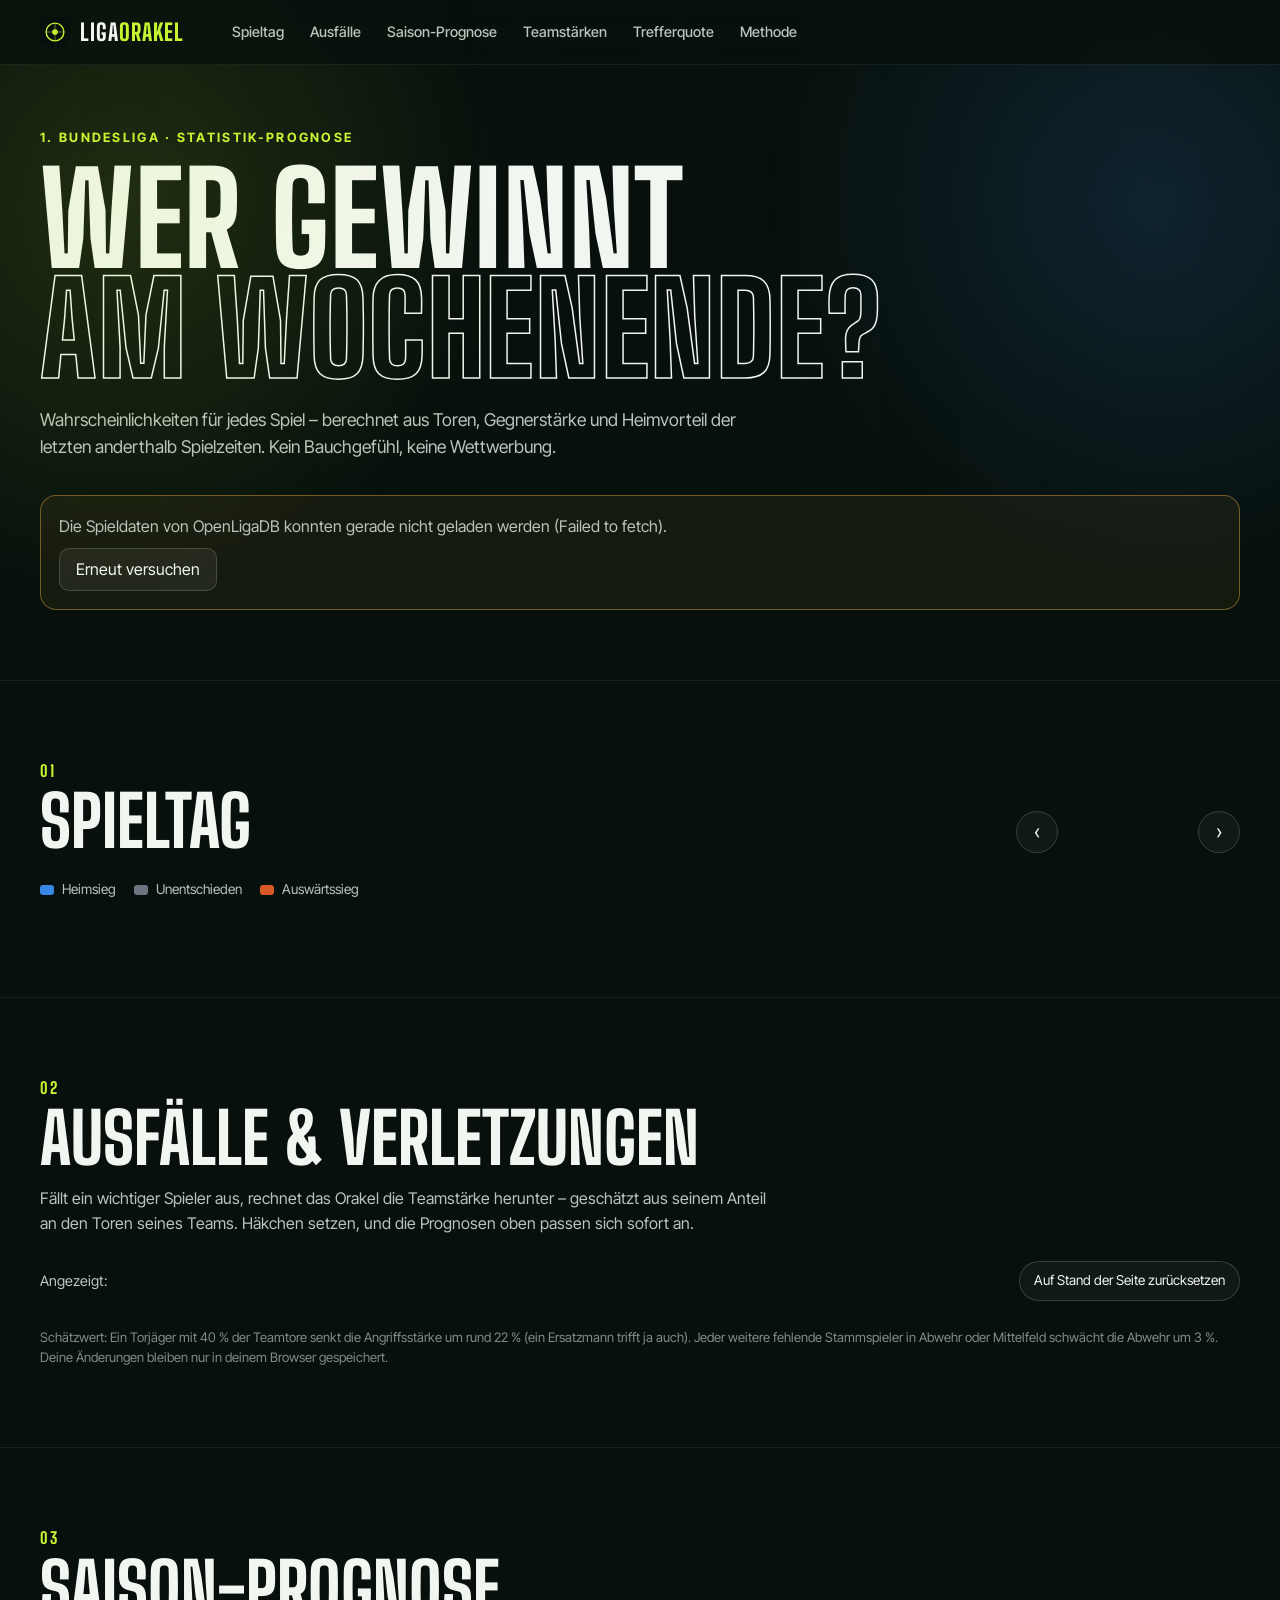
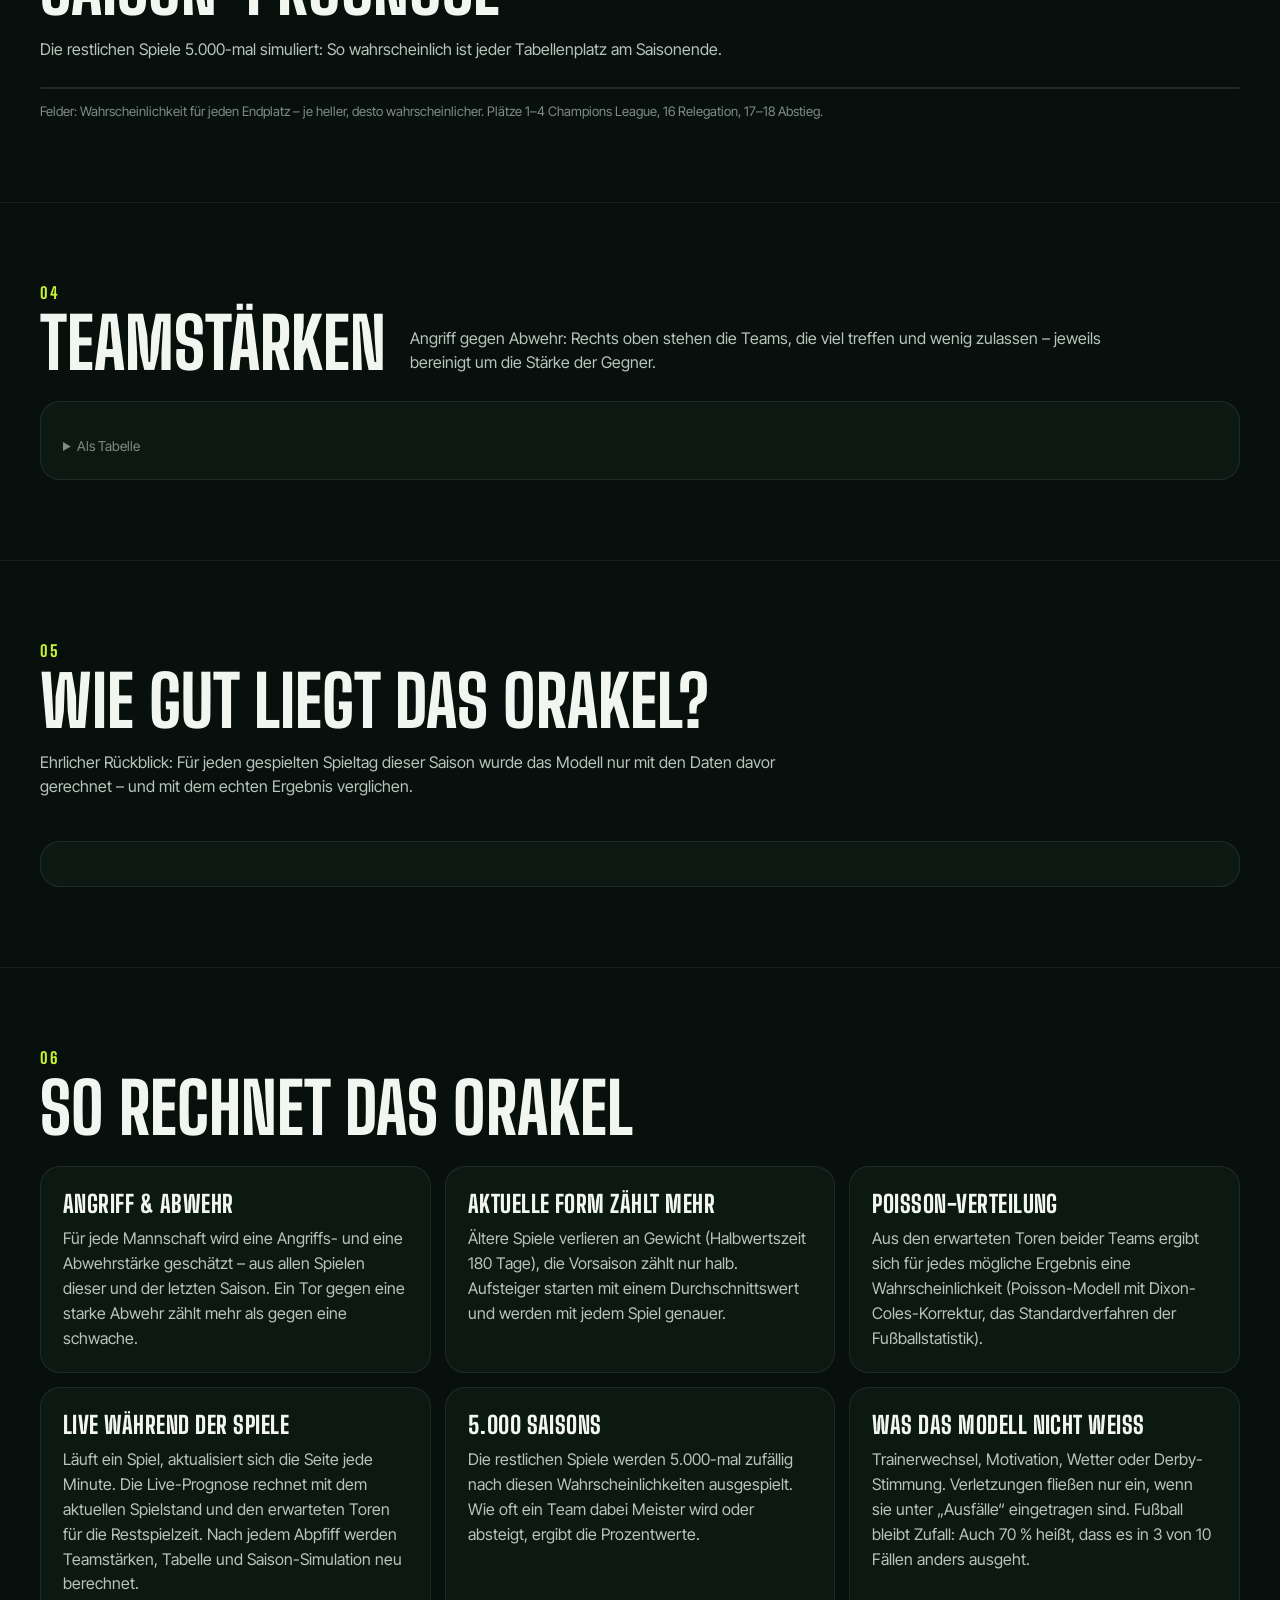
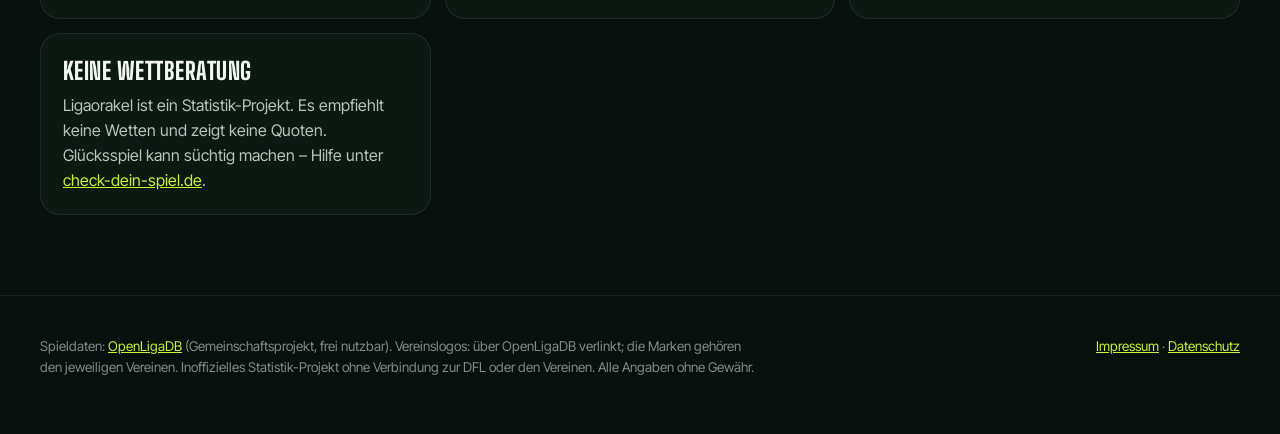
<file: index.html>
<!doctype html>
<html lang="de">
<head>
<meta charset="utf-8">
<meta name="viewport" content="width=device-width, initial-scale=1, viewport-fit=cover">
<title>Ligaorakel – Bundesliga-Prognosen aus Statistik</title>
<meta name="description" content="Wie geht der nächste Bundesliga-Spieltag aus? Ligaorakel berechnet Sieg-, Remis- und Niederlage-Wahrscheinlichkeiten, das wahrscheinlichste Ergebnis und simuliert die restliche Saison 5.000-mal – mit offengelegter Trefferquote.">
<meta name="theme-color" content="#07100c">
<meta name="color-scheme" content="dark">
<link rel="icon" href="assets/symbol.svg" type="image/svg+xml">
<link rel="manifest" href="manifest.webmanifest">
<link rel="preload" href="assets/fonts/big-shoulders-800.woff2" as="font" type="font/woff2" crossorigin>
<link rel="preload" href="assets/fonts/inter-tight-latin.woff2" as="font" type="font/woff2" crossorigin>
<link rel="stylesheet" href="assets/style.css">
</head>
<body>
<header class="leiste">
  <div class="rahmen leiste-innen">
    <a class="marke" href="./"><img src="assets/symbol.svg" alt="" width="30" height="30"><span>LIGA<b>ORAKEL</b></span></a>
    <span class="live-anzeige" id="live-anzeige" hidden></span>
    <nav class="hauptnav" aria-label="Bereiche"><a href="#spieltag">Spieltag</a><a href="#ausfaelle">Ausfälle</a><a href="#tabelle">Saison-Prognose</a><a href="#staerken">Teamstärken</a><a href="#bilanz">Trefferquote</a><a href="#methode">Methode</a></nav>
  </div>
</header>

<main>
  <section class="held">
    <div class="flutlicht" aria-hidden="true"><span></span><span></span></div>
    <div class="rahmen">
      <p class="eyebrow" id="held-saison">1. Bundesliga · Statistik-Prognose</p>
      <h1 id="held-titel">Wer gewinnt <span>am Wochenende?</span></h1>
      <p class="held-text" id="held-text">Wahrscheinlichkeiten für jedes Spiel – berechnet aus Toren, Gegnerstärke und Heimvorteil der letzten anderthalb Spielzeiten. Kein Bauchgefühl, keine Wettwerbung.</p>
      <div class="held-karte" id="held-karte"><div class="laedt"><span class="kreisel"></span>Daten werden geladen …</div></div>
    </div>
  </section>

  <section id="spieltag" class="abschnitt">
    <div class="rahmen">
      <div class="kopf"><p class="nummer">01</p><h2 id="spieltag-titel">Spieltag</h2>
        <div class="st-wahl"><button type="button" class="rund" id="st-zurueck" aria-label="Vorheriger Spieltag">‹</button><span id="st-name"></span><button type="button" class="rund" id="st-vor" aria-label="Nächster Spieltag">›</button></div>
      </div>
      <ul class="legende"><li><i class="f-heim"></i>Heimsieg</li><li><i class="f-remis"></i>Unentschieden</li><li><i class="f-gast"></i>Auswärtssieg</li></ul>
      <div class="spiele" id="spiele"></div>
    </div>
  </section>

  <section id="ausfaelle" class="abschnitt">
    <div class="rahmen">
      <div class="kopf"><p class="nummer">02</p><h2>Ausfälle & Verletzungen</h2><p class="unter">Fällt ein wichtiger Spieler aus, rechnet das Orakel die Teamstärke herunter – geschätzt aus seinem Anteil an den Toren seines Teams. Häkchen setzen, und die Prognosen oben passen sich sofort an.</p></div>
      <div class="ausfall-kopf"><span>Angezeigt: <b id="ausfall-quelle"></b></span><button type="button" class="rund-text" id="ausfall-zurueck">Auf Stand der Seite zurücksetzen</button></div>
      <div class="ausfall-raster" id="ausfall-raster"></div>
      <p class="hinweis">Schätzwert: Ein Torjäger mit 40 % der Teamtore senkt die Angriffsstärke um rund 22 % (ein Ersatzmann trifft ja auch). Jeder weitere fehlende Stammspieler in Abwehr oder Mittelfeld schwächt die Abwehr um 3 %. Deine Änderungen bleiben nur in deinem Browser gespeichert.</p>
    </div>
  </section>

  <section id="tabelle" class="abschnitt">
    <div class="rahmen">
      <div class="kopf"><p class="nummer">03</p><h2>Saison-Prognose</h2><p class="unter" id="tabelle-text">Die restlichen Spiele 5.000-mal simuliert: So wahrscheinlich ist jeder Tabellenplatz am Saisonende.</p></div>
      <div class="glas tabelle-wrap"><div id="prognose-tabelle" class="tabelle-scroll"></div></div>
      <p class="hinweis">Felder: Wahrscheinlichkeit für jeden Endplatz – je heller, desto wahrscheinlicher. Plätze 1–4 Champions League, 16 Relegation, 17–18 Abstieg.</p>
    </div>
  </section>

  <section id="staerken" class="abschnitt">
    <div class="rahmen">
      <div class="kopf"><p class="nummer">04</p><h2>Teamstärken</h2><p class="unter">Angriff gegen Abwehr: Rechts oben stehen die Teams, die viel treffen und wenig zulassen – jeweils bereinigt um die Stärke der Gegner.</p></div>
      <div class="glas"><div class="diagramm" id="staerken-diagramm"></div>
        <details class="tabelle-auf"><summary>Als Tabelle</summary><div id="staerken-tabelle" class="tabelle-scroll"></div></details></div>
    </div>
  </section>

  <section id="bilanz" class="abschnitt">
    <div class="rahmen">
      <div class="kopf"><p class="nummer">05</p><h2>Wie gut liegt das Orakel?</h2><p class="unter">Ehrlicher Rückblick: Für jeden gespielten Spieltag dieser Saison wurde das Modell nur mit den Daten davor gerechnet – und mit dem echten Ergebnis verglichen.</p></div>
      <ul class="bilanz-zahlen" id="bilanz-zahlen"></ul>
      <div class="glas"><div class="diagramm" id="bilanz-diagramm"></div></div>
    </div>
  </section>

  <section id="methode" class="abschnitt">
    <div class="rahmen">
      <div class="kopf"><p class="nummer">06</p><h2>So rechnet das Orakel</h2></div>
      <div class="methode">
        <article><h3>Angriff & Abwehr</h3><p>Für jede Mannschaft wird eine Angriffs- und eine Abwehrstärke geschätzt – aus allen Spielen dieser und der letzten Saison. Ein Tor gegen eine starke Abwehr zählt mehr als gegen eine schwache.</p></article>
        <article><h3>Aktuelle Form zählt mehr</h3><p>Ältere Spiele verlieren an Gewicht (Halbwertszeit 180 Tage), die Vorsaison zählt nur halb. Aufsteiger starten mit einem Durchschnittswert und werden mit jedem Spiel genauer.</p></article>
        <article><h3>Poisson-Verteilung</h3><p>Aus den erwarteten Toren beider Teams ergibt sich für jedes mögliche Ergebnis eine Wahrscheinlichkeit (Poisson-Modell mit Dixon-Coles-Korrektur, das Standardverfahren der Fußballstatistik).</p></article>
        <article><h3>Live während der Spiele</h3><p>Läuft ein Spiel, aktualisiert sich die Seite jede Minute. Die Live-Prognose rechnet mit dem aktuellen Spielstand und den erwarteten Toren für die Restspielzeit. Nach jedem Abpfiff werden Teamstärken, Tabelle und Saison-Simulation neu berechnet.</p></article>
        <article><h3>5.000 Saisons</h3><p>Die restlichen Spiele werden 5.000-mal zufällig nach diesen Wahrscheinlichkeiten ausgespielt. Wie oft ein Team dabei Meister wird oder absteigt, ergibt die Prozentwerte.</p></article>
        <article><h3>Was das Modell nicht weiß</h3><p>Trainerwechsel, Motivation, Wetter oder Derby-Stimmung. Verletzungen fließen nur ein, wenn sie unter „Ausfälle“ eingetragen sind. Fußball bleibt Zufall: Auch 70 % heißt, dass es in 3 von 10 Fällen anders ausgeht.</p></article>
        <article><h3>Keine Wettberatung</h3><p>Ligaorakel ist ein Statistik-Projekt. Es empfiehlt keine Wetten und zeigt keine Quoten. Glücksspiel kann süchtig machen – Hilfe unter <a href="https://www.check-dein-spiel.de" target="_blank" rel="noopener">check-dein-spiel.de</a>.</p></article>
      </div>
    </div>
  </section>
</main>

<footer class="fuss">
  <div class="rahmen fuss-raster">
    <div><p>Spieldaten: <a href="https://www.openligadb.de" target="_blank" rel="noopener">OpenLigaDB</a> (Gemeinschaftsprojekt, frei nutzbar). Vereinslogos: über OpenLigaDB verlinkt; die Marken gehören den jeweiligen Vereinen. Inoffizielles Statistik-Projekt ohne Verbindung zur DFL oder den Vereinen. Alle Angaben ohne Gewähr. <span id="stand"></span></p></div>
    <p class="fuss-links"><a href="impressum.html">Impressum</a> · <a href="datenschutz.html">Datenschutz</a></p>
  </div>
</footer>
<script type="module" src="assets/app.js"></script>
</body>
</html>
</file>
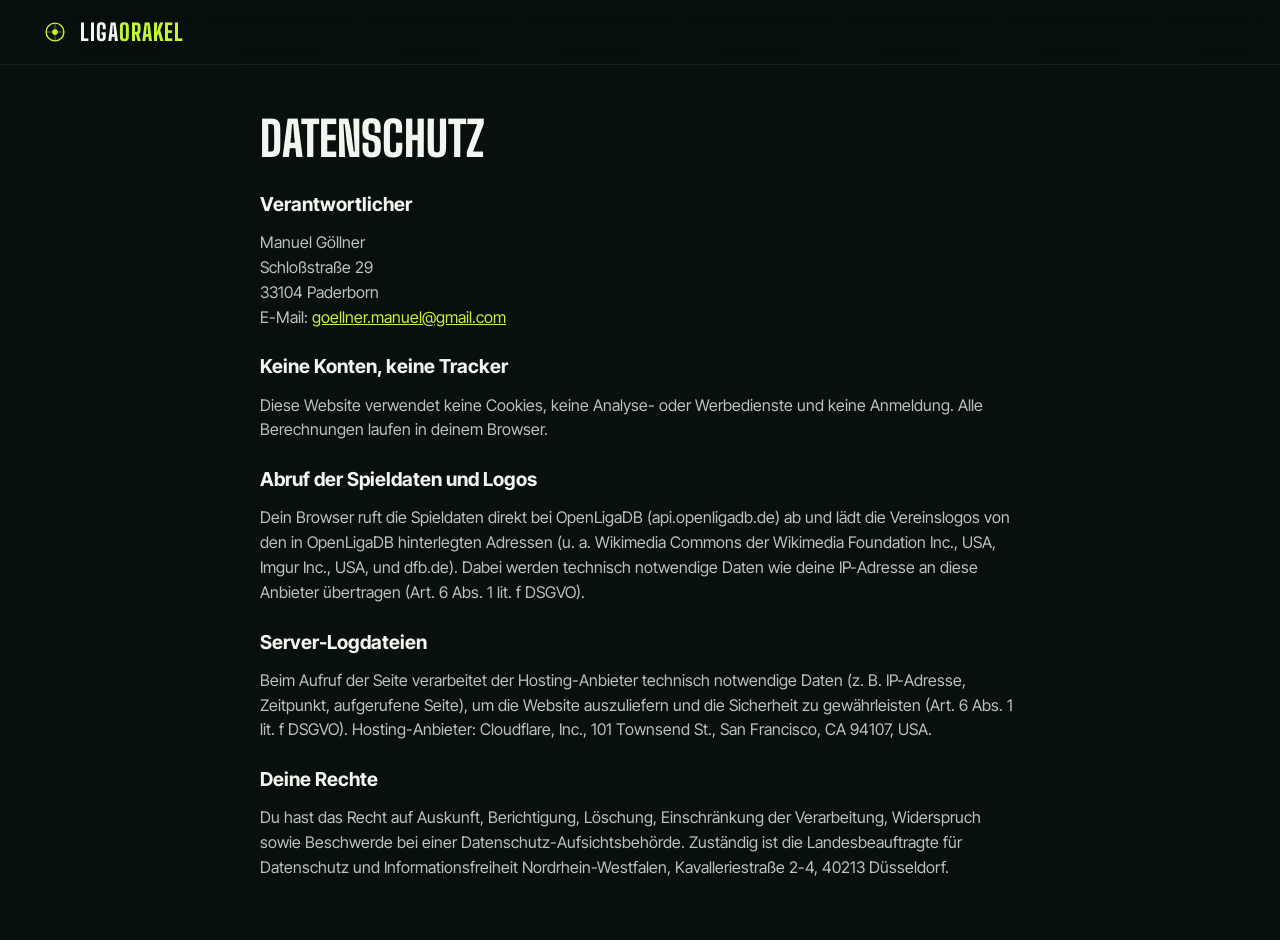
<file: datenschutz.html>
<!doctype html>
<html lang="de"><head><meta charset="utf-8"><meta name="viewport" content="width=device-width, initial-scale=1"><meta name="robots" content="noindex"><meta name="color-scheme" content="dark">
<link rel="icon" href="assets/symbol.svg" type="image/svg+xml"><link rel="stylesheet" href="assets/style.css"><title>Datenschutz – Ligaorakel</title></head><body><header class="leiste"><div class="rahmen leiste-innen"><a class="marke" href="./"><img src="assets/symbol.svg" alt="" width="30" height="30"><span>LIGA<b>ORAKEL</b></span></a></div></header>
<main><div class="text-seite"><h1>Datenschutz</h1>
<h2>Verantwortlicher</h2>
<p>Manuel Göllner<br>Schloßstraße 29<br>33104 Paderborn<br>E-Mail: <a href="mailto:goellner.manuel@gmail.com">goellner.manuel@gmail.com</a></p>
<h2>Keine Konten, keine Tracker</h2>
<p>Diese Website verwendet keine Cookies, keine Analyse- oder Werbedienste und keine Anmeldung. Alle Berechnungen laufen in deinem Browser.</p>
<h2>Abruf der Spieldaten und Logos</h2>
<p>Dein Browser ruft die Spieldaten direkt bei OpenLigaDB (api.openligadb.de) ab und lädt die Vereinslogos von den in OpenLigaDB hinterlegten Adressen (u. a. Wikimedia Commons der Wikimedia Foundation Inc., USA, Imgur Inc., USA, und dfb.de). Dabei werden technisch notwendige Daten wie deine IP-Adresse an diese Anbieter übertragen (Art. 6 Abs. 1 lit. f DSGVO).</p>
<h2>Server-Logdateien</h2>
<p>Beim Aufruf der Seite verarbeitet der Hosting-Anbieter technisch notwendige Daten (z. B. IP-Adresse, Zeitpunkt, aufgerufene Seite), um die Website auszuliefern und die Sicherheit zu gewährleisten (Art. 6 Abs. 1 lit. f DSGVO). Hosting-Anbieter: Cloudflare, Inc., 101 Townsend St., San Francisco, CA 94107, USA.</p>
<h2>Deine Rechte</h2>
<p>Du hast das Recht auf Auskunft, Berichtigung, Löschung, Einschränkung der Verarbeitung, Widerspruch sowie Beschwerde bei einer Datenschutz-Aufsichtsbehörde. Zuständig ist die Landesbeauftragte für Datenschutz und Informationsfreiheit Nordrhein-Westfalen, Kavalleriestraße 2-4, 40213 Düsseldorf.</p></div></main></body></html>
</file>
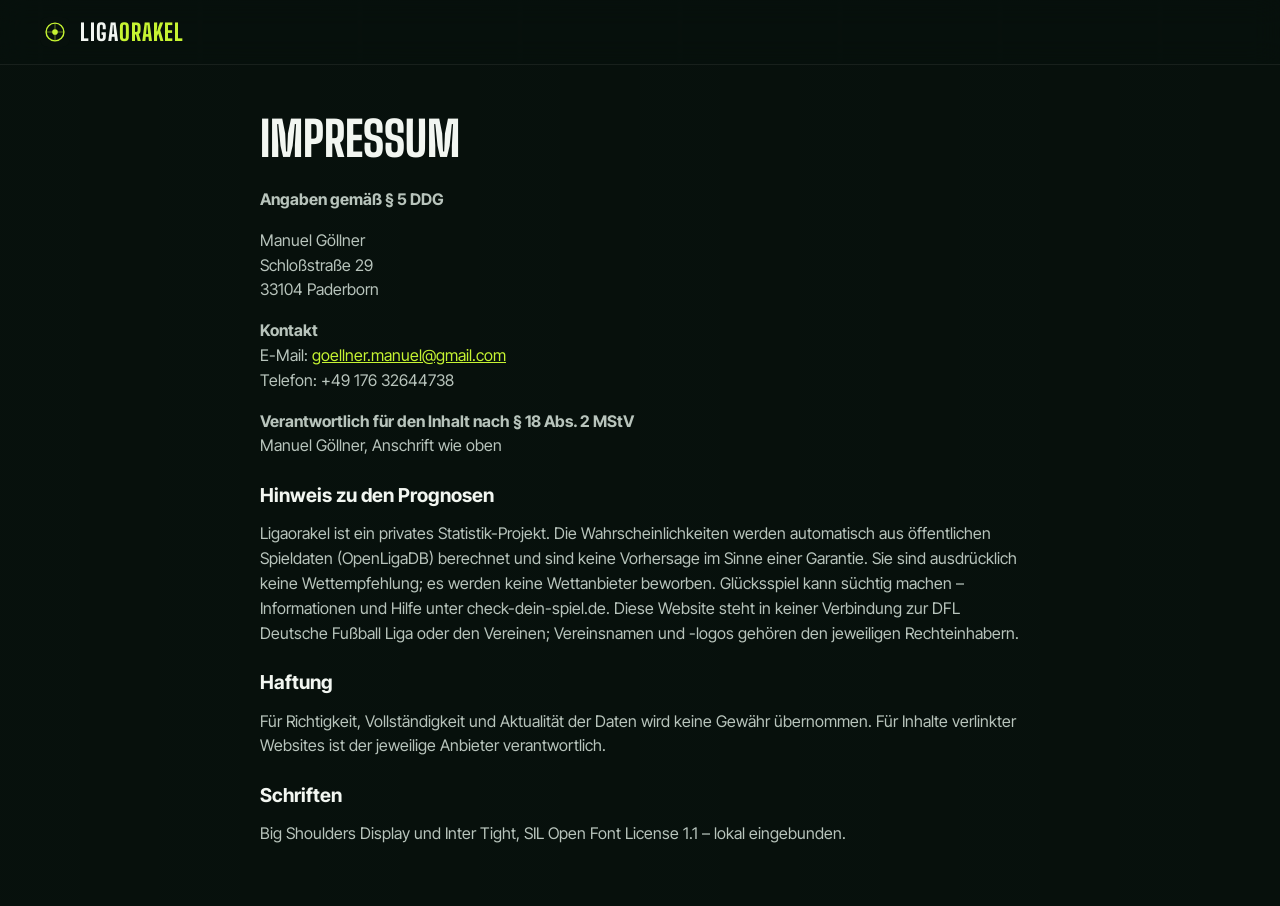
<file: impressum.html>
<!doctype html>
<html lang="de"><head><meta charset="utf-8"><meta name="viewport" content="width=device-width, initial-scale=1"><meta name="robots" content="noindex"><meta name="color-scheme" content="dark">
<link rel="icon" href="assets/symbol.svg" type="image/svg+xml"><link rel="stylesheet" href="assets/style.css"><title>Impressum – Ligaorakel</title></head><body><header class="leiste"><div class="rahmen leiste-innen"><a class="marke" href="./"><img src="assets/symbol.svg" alt="" width="30" height="30"><span>LIGA<b>ORAKEL</b></span></a></div></header>
<main><div class="text-seite"><h1>Impressum</h1>
<p><strong>Angaben gemäß § 5 DDG</strong></p>
<p>Manuel Göllner<br>Schloßstraße 29<br>33104 Paderborn</p>
<p><strong>Kontakt</strong><br>E-Mail: <a href="mailto:goellner.manuel@gmail.com">goellner.manuel@gmail.com</a><br>Telefon: +49 176 32644738</p>
<p><strong>Verantwortlich für den Inhalt nach § 18 Abs. 2 MStV</strong><br>Manuel Göllner, Anschrift wie oben</p>
<h2>Hinweis zu den Prognosen</h2>
<p>Ligaorakel ist ein privates Statistik-Projekt. Die Wahrscheinlichkeiten werden automatisch aus öffentlichen Spieldaten (OpenLigaDB) berechnet und sind keine Vorhersage im Sinne einer Garantie. Sie sind ausdrücklich keine Wettempfehlung; es werden keine Wettanbieter beworben. Glücksspiel kann süchtig machen – Informationen und Hilfe unter check-dein-spiel.de. Diese Website steht in keiner Verbindung zur DFL Deutsche Fußball Liga oder den Vereinen; Vereinsnamen und -logos gehören den jeweiligen Rechteinhabern.</p>
<h2>Haftung</h2>
<p>Für Richtigkeit, Vollständigkeit und Aktualität der Daten wird keine Gewähr übernommen. Für Inhalte verlinkter Websites ist der jeweilige Anbieter verantwortlich.</p>
<h2>Schriften</h2><p>Big Shoulders Display und Inter Tight, SIL Open Font License 1.1 – lokal eingebunden.</p></div></main></body></html>
</file>
<file: assets/style.css>
/* Ligaorakel – Flutlicht-Look: tiefes Rasengrün-Schwarz, kreideweiße Typo, Kondensschrift für Zahlen */
@font-face { font-family: "Big Shoulders"; src: url("fonts/big-shoulders-800.woff2") format("woff2"); font-weight: 800; font-display: swap; }
@font-face { font-family: "Inter Tight"; src: url("fonts/inter-tight-latin.woff2") format("woff2"); font-weight: 100 900; font-display: swap; }
:root {
  --grund: #07100c; --grund-2: #0c1712; --glas: rgba(18, 32, 25, .6); --rand: rgba(255, 255, 255, .08); --rand-hell: rgba(255, 255, 255, .16);
  --tinte: #f2f6f1; --text: #b8c4bc; --leise: #7f8c84; --linie: rgba(255, 255, 255, .07);
  --heim: #3987e5; --gast: #d95926; --remis: #6b7480; --lime: #c6f432; --gut: #5ee6a8; --warn: #ffb547; --rot: #ff6b6b;
  --anzeige: "Big Shoulders", "Arial Narrow", Impact, sans-serif;
  --sans: "Inter Tight", "Segoe UI", system-ui, -apple-system, sans-serif;
  --radius: 20px; color-scheme: dark;
}
* { box-sizing: border-box; }
html { scroll-behavior: smooth; scroll-padding-top: 76px; -webkit-text-size-adjust: 100%; }
body { margin: 0; background: var(--grund); color: var(--text); font: 400 16px/1.55 var(--sans); -webkit-font-smoothing: antialiased; overflow-x: hidden; }
body::before { content: ""; position: fixed; inset: 0; z-index: -1; pointer-events: none; opacity: .5; background-image: repeating-linear-gradient(90deg, rgba(255, 255, 255, .012) 0 80px, transparent 80px 160px); }
h1, h2, h3 { color: var(--tinte); margin: 0; line-height: 1; }
a { color: var(--lime); }
button, input, select { font: inherit; color: inherit; }
[hidden] { display: none !important; }
:focus-visible { outline: 2px solid var(--lime); outline-offset: 3px; border-radius: 6px; }
.rahmen { width: min(1200px, 100% - 40px); margin: 0 auto; }
@media (max-width: 560px) { .rahmen { width: calc(100% - 28px); } }

.leiste { position: fixed; inset: 0 0 auto; z-index: 40; background: rgba(7, 16, 12, .75); backdrop-filter: blur(14px); -webkit-backdrop-filter: blur(14px); border-bottom: 1px solid var(--linie); }
.leiste-innen { display: flex; align-items: center; gap: 24px; height: 64px; }
.marke { display: inline-flex; align-items: center; gap: 10px; color: var(--tinte); text-decoration: none; font: 800 1.45rem var(--anzeige); letter-spacing: .04em; }
.marke b { color: var(--lime); font-weight: 800; }
.hauptnav { display: flex; gap: 2px; margin-left: auto; }
.hauptnav a { padding: 7px 12px; border-radius: 999px; color: var(--text); text-decoration: none; font-size: .9rem; font-weight: 500; }
.hauptnav a:hover { color: var(--tinte); background: rgba(255, 255, 255, .06); }
@media (max-width: 860px) { .hauptnav { display: none; } }

/* Held */
.held { position: relative; overflow: hidden; padding: 128px 0 70px; }
.flutlicht span { position: absolute; top: -30%; width: 60vw; height: 120%; pointer-events: none; background: radial-gradient(closest-side, rgba(198, 244, 50, .13), transparent); filter: blur(10px); }
.flutlicht span:first-child { left: -20vw; transform: rotate(18deg); }
.flutlicht span:last-child { right: -20vw; transform: rotate(-18deg); background: radial-gradient(closest-side, rgba(57, 135, 229, .16), transparent); }
.eyebrow { margin: 0 0 16px; color: var(--lime); font-size: .8rem; font-weight: 700; letter-spacing: .18em; text-transform: uppercase; }
.held h1 { font: 800 clamp(3.4rem, 10vw, 8.4rem)/.86 var(--anzeige); text-transform: uppercase; letter-spacing: .005em; }
.held h1 span { display: block; color: transparent; -webkit-text-stroke: 1.5px var(--tinte); }
.held-text { max-width: 40em; margin: 22px 0 34px; font-size: 1.1rem; }
.held-karte { position: relative; }
.laedt { display: flex; align-items: center; gap: 12px; padding: 20px; color: var(--leise); }
.kreisel { width: 20px; height: 20px; border: 3px solid var(--rand); border-top-color: var(--lime); border-radius: 50%; animation: dreh 1s linear infinite; }
@keyframes dreh { to { transform: rotate(360deg); } }
.top-spiel { display: grid; grid-template-columns: minmax(0, 1fr) auto minmax(0, 1fr); align-items: center; gap: 18px; padding: 26px; border: 1px solid var(--rand-hell); border-radius: 26px; background: linear-gradient(135deg, rgba(57, 135, 229, .12), rgba(217, 89, 38, .1)), var(--glas); backdrop-filter: blur(12px); }
.top-spiel .label { grid-column: 1 / -1; display: flex; justify-content: space-between; gap: 12px; color: var(--leise); font-size: .8rem; font-weight: 600; letter-spacing: .1em; text-transform: uppercase; }
.top-spiel .label b { color: var(--lime); }
.top-team { display: flex; flex-direction: column; align-items: center; gap: 10px; text-align: center; }
.top-team img, .top-team .initial { width: 74px; height: 74px; object-fit: contain; }
.top-team strong { color: var(--tinte); font: 800 1.6rem var(--anzeige); letter-spacing: .02em; text-transform: uppercase; }
.top-team span { font: 800 2.6rem var(--anzeige); }
.top-mitte { text-align: center; }
.top-mitte .tipp { color: var(--tinte); font: 800 clamp(3rem, 9vw, 5rem)/1 var(--anzeige); }
.top-mitte small { color: var(--leise); }
@media (max-width: 560px) { .top-spiel { padding: 18px; gap: 8px; } .top-team img, .top-team .initial { width: 48px; height: 48px; } .top-team strong { font-size: 1.15rem; } .top-team span { font-size: 1.8rem; } }

/* Abschnitte */
.abschnitt { padding: 80px 0; border-top: 1px solid var(--linie); }
@media (max-width: 700px) { .abschnitt { padding: 56px 0; } }
.kopf { display: flex; flex-wrap: wrap; align-items: flex-end; gap: 10px 24px; margin-bottom: 26px; }
.kopf .nummer { width: 100%; margin: 0; color: var(--lime); font: 800 1rem var(--anzeige); letter-spacing: .1em; }
.kopf h2 { font: 800 clamp(2.4rem, 6vw, 4.4rem)/.9 var(--anzeige); text-transform: uppercase; }
.kopf .unter { flex: 0 0 100%; max-width: 46em; margin: 6px 0 0; }
.st-wahl { display: flex; align-items: center; gap: 10px; margin-left: auto; }
.st-wahl span { min-width: 120px; text-align: center; color: var(--tinte); font: 800 1.3rem var(--anzeige); letter-spacing: .04em; text-transform: uppercase; }
.rund { width: 42px; height: 42px; border: 1px solid var(--rand-hell); border-radius: 50%; background: rgba(255, 255, 255, .04); color: var(--tinte); font-size: 1.3rem; cursor: pointer; }
.rund:hover:not(:disabled) { border-color: var(--lime); color: var(--lime); }
.rund:disabled { opacity: .3; cursor: default; }
.legende { list-style: none; display: flex; flex-wrap: wrap; gap: 6px 18px; margin: 0 0 16px; padding: 0; font-size: .85rem; }
.legende li { display: inline-flex; align-items: center; gap: 8px; }
.legende i { width: 14px; height: 10px; border-radius: 3px; }
.f-heim { background: var(--heim); } .f-remis { background: var(--remis); } .f-gast { background: var(--gast); }
.glas { padding: 22px; border: 1px solid var(--rand); border-radius: var(--radius); background: var(--glas); }
@media (max-width: 560px) { .glas { padding: 14px; } }
.hinweis { margin: 12px 0 0; color: var(--leise); font-size: .82rem; }

/* Spielkarten */
.spiele { display: grid; grid-template-columns: repeat(auto-fill, minmax(min(100%, 360px), 1fr)); gap: 14px; }
.spiel { border: 1px solid var(--rand); border-radius: var(--radius); background: var(--glas); overflow: hidden; transition: border-color .2s; }
.spiel:hover { border-color: var(--rand-hell); }
.spiel summary { list-style: none; cursor: pointer; padding: 16px 18px 14px; }
.spiel summary::-webkit-details-marker { display: none; }
.sp-kopf { display: flex; justify-content: space-between; gap: 10px; color: var(--leise); font-size: .78rem; margin-bottom: 12px; }
.sp-kopf .erg { color: var(--tinte); font-weight: 700; }
.sp-kopf .treffer { color: var(--gut); } .sp-kopf .daneben { color: var(--leise); }
.sp-teams { display: grid; grid-template-columns: minmax(0, 1fr) auto minmax(0, 1fr); align-items: center; gap: 10px; }
.sp-team { display: flex; align-items: center; gap: 10px; min-width: 0; }
.sp-team.gast { flex-direction: row-reverse; text-align: right; }
.sp-team img, .initial { width: 34px; height: 34px; object-fit: contain; flex-shrink: 0; }
.initial { display: inline-grid; place-items: center; border-radius: 50%; background: rgba(255, 255, 255, .08); color: var(--tinte); font: 800 .9rem var(--anzeige); }
.sp-team strong { display: block; color: var(--tinte); font-weight: 650; line-height: 1.2; overflow: hidden; text-overflow: ellipsis; white-space: nowrap; }
.sp-team small { color: var(--leise); font-size: .74rem; }
.sp-tipp { text-align: center; }
.sp-tipp b { display: block; color: var(--tinte); font: 800 1.9rem/1 var(--anzeige); letter-spacing: .03em; }
.sp-tipp small { color: var(--leise); font-size: .7rem; letter-spacing: .06em; text-transform: uppercase; }
.balken3 { display: flex; height: 28px; margin-top: 14px; border-radius: 8px; overflow: hidden; gap: 2px; }
.balken3 span { display: flex; align-items: center; justify-content: center; min-width: 0; color: #fff; font-size: .78rem; font-weight: 700; font-variant-numeric: tabular-nums; white-space: nowrap; overflow: hidden; }
.form { display: flex; gap: 3px; margin-top: 4px; }
.sp-team.gast .form { justify-content: flex-end; }
.form i { width: 15px; height: 15px; border-radius: 4px; font: 700 .62rem/15px var(--sans); font-style: normal; text-align: center; color: #07100c; }
.form .S { background: var(--gut); } .form .U { background: #c9d1cb; } .form .N { background: var(--rot); }
.sp-mehr { padding: 0 18px 18px; border-top: 1px solid var(--linie); }
.sp-mehr h4 { margin: 14px 0 8px; color: var(--leise); font-size: .74rem; font-weight: 700; letter-spacing: .1em; text-transform: uppercase; }
.ergebnisse { display: grid; grid-template-columns: repeat(3, minmax(0, 1fr)); gap: 6px; }
.ergebnisse div { padding: 8px 10px; border: 1px solid var(--rand); border-radius: 10px; text-align: center; }
.ergebnisse b { display: block; color: var(--tinte); font: 800 1.3rem var(--anzeige); }
.ergebnisse small { color: var(--leise); }
.werte { display: grid; grid-template-columns: repeat(2, minmax(0, 1fr)); gap: 6px 14px; margin: 0; font-size: .86rem; }
.werte div { display: flex; justify-content: space-between; gap: 8px; padding: 5px 0; border-bottom: 1px dashed var(--linie); }
.werte dt { color: var(--leise); } .werte dd { margin: 0; color: var(--tinte); font-weight: 600; font-variant-numeric: tabular-nums; }
.duelle { list-style: none; margin: 0; padding: 0; font-size: .84rem; }
.duelle li { display: flex; justify-content: space-between; gap: 10px; padding: 4px 0; border-bottom: 1px dashed var(--linie); }
.duelle b { color: var(--tinte); }

/* Prognose-Tabelle */
.tabelle-wrap { padding: 0; overflow: hidden; }
.tabelle-scroll { overflow-x: auto; }
table { width: 100%; border-collapse: collapse; font-size: .86rem; font-variant-numeric: tabular-nums; }
th, td { padding: 8px 10px; text-align: right; border-bottom: 1px solid var(--linie); white-space: nowrap; }
th { color: var(--leise); font-weight: 600; font-size: .76rem; letter-spacing: .04em; position: sticky; top: 0; background: #0f1b15; }
td.team, th.team { text-align: left; position: sticky; left: 0; background: #0d1813; z-index: 1; }
td.team { display: flex; align-items: center; gap: 10px; color: var(--tinte); font-weight: 600; }
td.team img, td.team .initial { width: 22px; height: 22px; }
td.nr { color: var(--leise); text-align: center; }
td.wert { color: var(--tinte); font-weight: 650; }
td.feld { padding: 3px 2px; min-width: 30px; text-align: center; font-size: .72rem; }
td.feld span { display: block; padding: 6px 0; border-radius: 5px; }
th.zone-cl, td.zone-cl { box-shadow: inset 0 2px 0 rgba(57, 135, 229, .5); }
.zone-kopf { font-size: .7rem; }

/* Diagramme */
.diagramm { position: relative; }
.diagramm svg { display: block; width: 100%; height: auto; overflow: visible; }
.achse { fill: var(--leise); font: 500 12px var(--sans); }
.achsen-titel { fill: var(--text); font: 600 12px var(--sans); }
.raster { stroke: rgba(255, 255, 255, .07); }
.mittel-linie { stroke: rgba(255, 255, 255, .25); stroke-dasharray: 4 5; }
.tooltip { position: absolute; z-index: 5; padding: 10px 12px; border: 1px solid var(--rand-hell); border-radius: 12px; background: rgba(8, 16, 12, .94); color: var(--text); font-size: .82rem; pointer-events: none; transform: translate(-50%, calc(-100% - 12px)); white-space: nowrap; }
.tooltip strong { display: block; color: var(--tinte); }
.tabelle-auf { margin-top: 12px; }
.tabelle-auf summary { cursor: pointer; color: var(--leise); font-size: .85rem; }
.tabelle-auf:not([open]) .tabelle-scroll { display: none; }
.bilanz-zahlen { list-style: none; margin: 0 0 16px; padding: 0; display: grid; grid-template-columns: repeat(auto-fit, minmax(min(100%, 210px), 1fr)); gap: 12px; }
.bilanz-zahlen li { padding: 18px; border: 1px solid var(--rand); border-radius: 18px; background: var(--glas); }
.bilanz-zahlen span { display: block; color: var(--leise); font-size: .8rem; }
.bilanz-zahlen strong { display: block; color: var(--tinte); font: 800 2.6rem/1.05 var(--anzeige); }
.bilanz-zahlen strong.lime { color: var(--lime); }
.bilanz-zahlen small { color: var(--leise); font-size: .8rem; }
.saeule { fill: rgba(198, 244, 50, .75); } .saeule.aktiv { fill: var(--lime); }
.basis-linie { stroke: var(--text); stroke-width: 1.5; stroke-dasharray: 5 5; }

/* Methode */
.methode { display: grid; grid-template-columns: repeat(auto-fit, minmax(min(100%, 320px), 1fr)); gap: 14px; }
.methode article { padding: 22px; border: 1px solid var(--rand); border-radius: var(--radius); background: var(--glas); }
.methode h3 { margin-bottom: 8px; color: var(--tinte); font: 800 1.5rem var(--anzeige); letter-spacing: .02em; text-transform: uppercase; }
.methode p { margin: 0; }

.fehlerbox { padding: 18px; border: 1px solid rgba(255, 181, 71, .4); border-radius: 16px; background: rgba(255, 181, 71, .06); }
.fehlerbox button { margin-top: 10px; padding: 8px 16px; border: 1px solid var(--rand-hell); border-radius: 10px; background: rgba(255, 255, 255, .06); color: var(--tinte); cursor: pointer; }
.fuss { padding: 40px 0 56px; border-top: 1px solid var(--linie); color: var(--leise); font-size: .84rem; }
.fuss-raster { display: flex; flex-wrap: wrap; justify-content: space-between; gap: 16px 40px; }
.fuss-raster > div { max-width: 720px; } .fuss p { margin: 0; }
.text-seite { width: min(760px, 100% - 32px); margin: 110px auto 60px; }
.text-seite h1 { font: 800 3rem var(--anzeige); text-transform: uppercase; margin-bottom: 20px; }
.text-seite h2 { font-size: 1.2rem; margin: 28px 0 8px; }
.zeige { opacity: 0; transform: translateY(20px); transition: opacity .7s cubic-bezier(.2, .7, .2, 1), transform .7s cubic-bezier(.2, .7, .2, 1); }
.zeige.da { opacity: 1; transform: none; }
@media (prefers-reduced-motion: reduce) { .zeige { opacity: 1; transform: none; transition: none; } }

/* Live */
.live-anzeige { display: inline-flex; align-items: center; gap: 8px; margin-left: auto; padding: 5px 12px; border-radius: 999px; background: rgba(255, 107, 107, .14); color: #ff8a8a; font-size: .8rem; font-weight: 800; letter-spacing: .06em; }
.live-anzeige + .hauptnav { margin-left: 12px; }
.punkt { width: 8px; height: 8px; border-radius: 50%; background: #ff5d5d; box-shadow: 0 0 0 0 rgba(255, 93, 93, .6); animation: pulsieren 1.6s infinite; display: inline-block; }
@keyframes pulsieren { 70% { box-shadow: 0 0 0 9px rgba(255, 93, 93, 0); } 100% { box-shadow: 0 0 0 0 rgba(255, 93, 93, 0); } }
@media (prefers-reduced-motion: reduce) { .punkt { animation: none; } }
.live-chip { display: inline-flex; align-items: center; gap: 6px; color: #ff8a8a; font-weight: 800; letter-spacing: .04em; }
.sp-tipp.live b, .top-mitte .tipp.live { color: #ff8a8a; }
.live-text { margin: 8px 0 0; color: var(--leise); font-size: .76rem; text-align: center; }
.ausfall-text { margin: 8px 0 0; color: var(--warn); font-size: .78rem; }
/* Ausfälle */
.ausfall-kopf { display: flex; flex-wrap: wrap; align-items: center; justify-content: space-between; gap: 10px; margin-bottom: 14px; font-size: .9rem; }
.ausfall-kopf b { color: var(--tinte); }
.rund-text { padding: 8px 14px; border: 1px solid var(--rand-hell); border-radius: 999px; background: rgba(255, 255, 255, .04); color: var(--tinte); font-size: .85rem; cursor: pointer; }
.ausfall-raster { display: grid; grid-template-columns: repeat(auto-fill, minmax(min(100%, 280px), 1fr)); gap: 10px; align-items: start; }
.ausfall-team { border: 1px solid var(--rand); border-radius: 16px; background: var(--glas); }
.ausfall-team[open] { border-color: var(--rand-hell); }
.ausfall-team summary { display: flex; flex-wrap: wrap; align-items: center; gap: 4px 10px; padding: 12px 14px; cursor: pointer; list-style: none; }
.ausfall-team summary::-webkit-details-marker { display: none; }
.ausfall-team summary img, .ausfall-team summary .initial { width: 28px; height: 28px; }
.ausfall-team summary b { color: var(--tinte); }
.ausfall-team summary small { flex-basis: 100%; color: var(--warn); font-size: .76rem; padding-left: 38px; }
.ausfall-zahl { margin-left: auto; padding: 2px 8px; border-radius: 999px; background: rgba(255, 181, 71, .14); color: var(--warn); font-size: .78rem; font-weight: 700; }
.ausfall-liste { list-style: none; margin: 0; padding: 0 14px; }
.ausfall-liste li { display: flex; justify-content: space-between; gap: 10px; padding: 7px 0; border-top: 1px dashed var(--linie); font-size: .88rem; }
.ausfall-liste label { display: inline-flex; align-items: center; gap: 8px; color: var(--tinte); cursor: pointer; }
.ausfall-liste input { width: 18px; height: 18px; accent-color: var(--warn); }
.ausfall-liste span { color: var(--leise); font-size: .8rem; white-space: nowrap; }
.ausfall-abwehr { display: flex; align-items: center; justify-content: space-between; gap: 10px; padding: 10px 14px 14px; font-size: .84rem; }
.zaehler { display: flex; align-items: center; gap: 6px; }
.zaehler button { width: 32px; height: 32px; border: 1px solid var(--rand-hell); border-radius: 9px; background: none; color: var(--tinte); font-weight: 800; cursor: pointer; }
.zaehler b { min-width: 18px; text-align: center; color: var(--tinte); }
</file>
